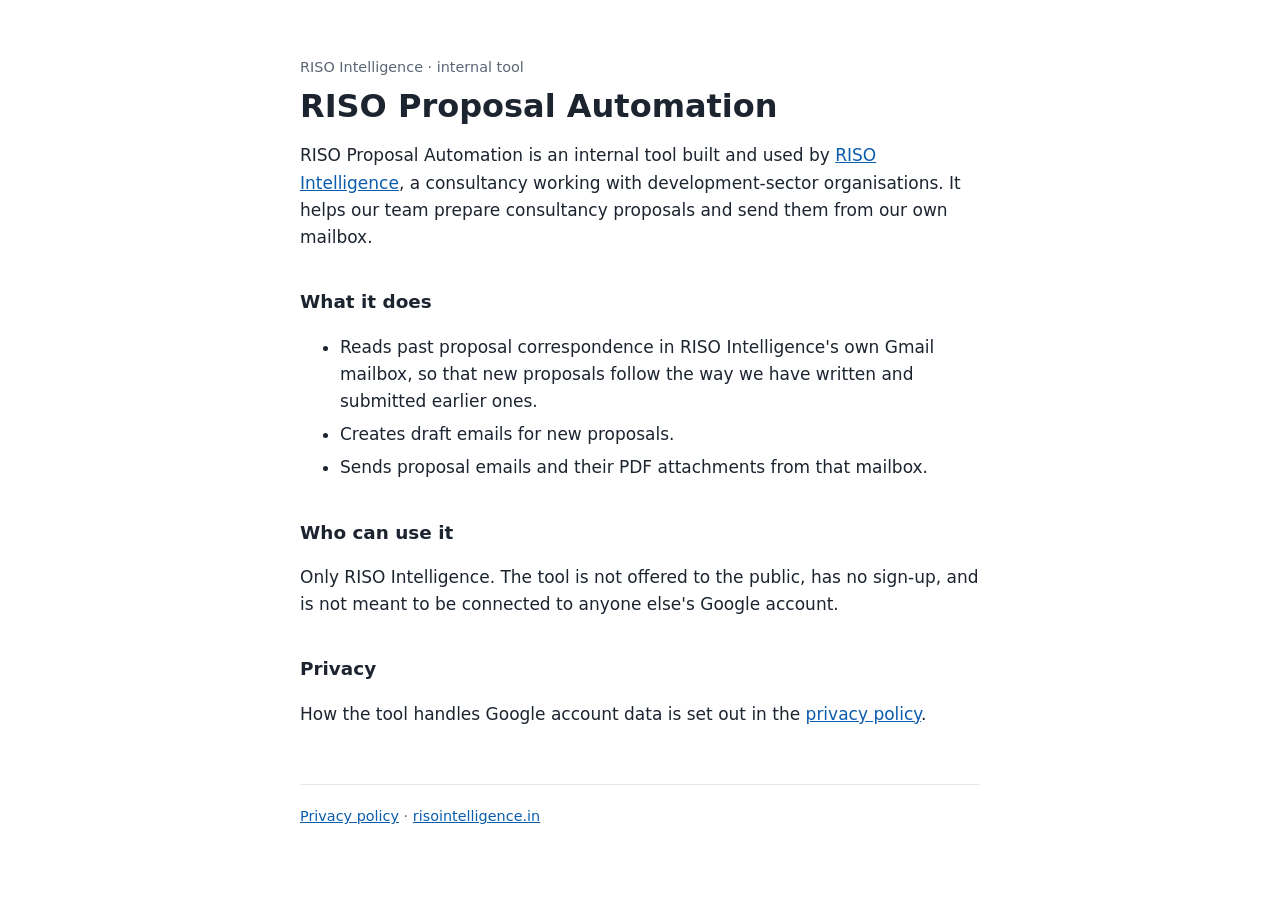
<file: index.html>
<!doctype html>
<html lang="en">
<head>
  <meta charset="utf-8">
  <meta name="viewport" content="width=device-width, initial-scale=1">
  <title>RISO Proposal Automation</title>
  <link rel="stylesheet" href="style.css">
</head>
<body>
  <main>
    <p class="eyebrow">RISO Intelligence &middot; internal tool</p>
    <h1>RISO Proposal Automation</h1>

    <p>
      RISO Proposal Automation is an internal tool built and used by
      <a href="https://risointelligence.in">RISO Intelligence</a>, a consultancy working with
      development-sector organisations. It helps our team prepare consultancy proposals and
      send them from our own mailbox.
    </p>

    <h2>What it does</h2>
    <ul>
      <li>Reads past proposal correspondence in RISO Intelligence's own Gmail mailbox, so that new proposals follow the way we have written and submitted earlier ones.</li>
      <li>Creates draft emails for new proposals.</li>
      <li>Sends proposal emails and their PDF attachments from that mailbox.</li>
    </ul>

    <h2>Who can use it</h2>
    <p>
      Only RISO Intelligence. The tool is not offered to the public, has no sign-up, and is not
      meant to be connected to anyone else's Google account.
    </p>

    <h2>Privacy</h2>
    <p>How the tool handles Google account data is set out in the <a href="privacy.html">privacy policy</a>.</p>
  </main>
  <footer>
    <a href="privacy.html">Privacy policy</a> &middot; <a href="https://risointelligence.in">risointelligence.in</a>
  </footer>
</body>
</html>
</file>
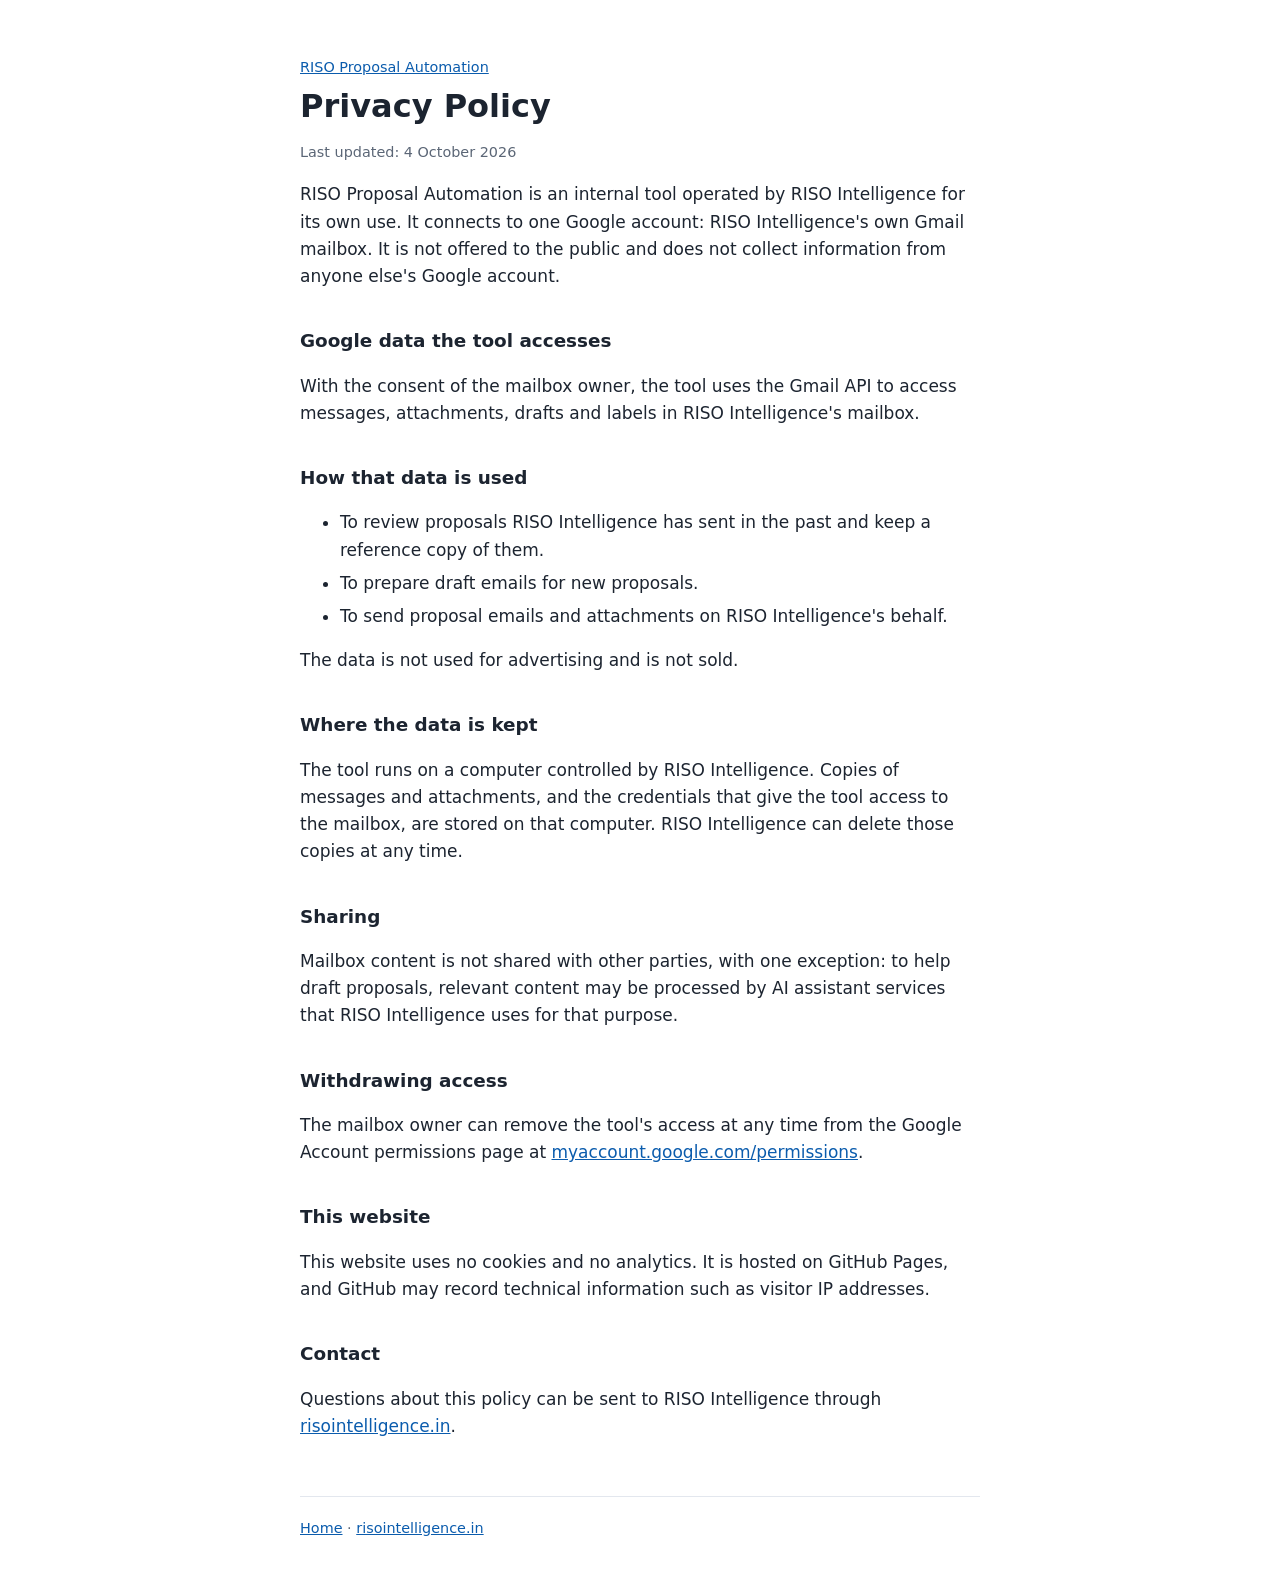
<file: privacy.html>
<!doctype html>
<html lang="en">
<head>
  <meta charset="utf-8">
  <meta name="viewport" content="width=device-width, initial-scale=1">
  <title>Privacy Policy - RISO Proposal Automation</title>
  <link rel="stylesheet" href="style.css">
</head>
<body>
  <main>
    <p class="eyebrow"><a href="./">RISO Proposal Automation</a></p>
    <h1>Privacy Policy</h1>
    <p class="meta">Last updated: 4 October 2026</p>

    <p>
      RISO Proposal Automation is an internal tool operated by RISO Intelligence for its own use.
      It connects to one Google account: RISO Intelligence's own Gmail mailbox. It is not offered
      to the public and does not collect information from anyone else's Google account.
    </p>

    <h2>Google data the tool accesses</h2>
    <p>
      With the consent of the mailbox owner, the tool uses the Gmail API to access messages,
      attachments, drafts and labels in RISO Intelligence's mailbox.
    </p>

    <h2>How that data is used</h2>
    <ul>
      <li>To review proposals RISO Intelligence has sent in the past and keep a reference copy of them.</li>
      <li>To prepare draft emails for new proposals.</li>
      <li>To send proposal emails and attachments on RISO Intelligence's behalf.</li>
    </ul>
    <p>The data is not used for advertising and is not sold.</p>

    <h2>Where the data is kept</h2>
    <p>
      The tool runs on a computer controlled by RISO Intelligence. Copies of messages and
      attachments, and the credentials that give the tool access to the mailbox, are stored on
      that computer. RISO Intelligence can delete those copies at any time.
    </p>

    <h2>Sharing</h2>
    <p>
      Mailbox content is not shared with other parties, with one exception: to help draft
      proposals, relevant content may be processed by AI assistant services that RISO
      Intelligence uses for that purpose.
    </p>

    <h2>Withdrawing access</h2>
    <p>
      The mailbox owner can remove the tool's access at any time from the Google Account
      permissions page at
      <a href="https://myaccount.google.com/permissions">myaccount.google.com/permissions</a>.
    </p>

    <h2>This website</h2>
    <p>
      This website uses no cookies and no analytics. It is hosted on GitHub Pages, and GitHub
      may record technical information such as visitor IP addresses.
    </p>

    <h2>Contact</h2>
    <p>
      Questions about this policy can be sent to RISO Intelligence through
      <a href="https://risointelligence.in">risointelligence.in</a>.
    </p>
  </main>
  <footer>
    <a href="./">Home</a> &middot; <a href="https://risointelligence.in">risointelligence.in</a>
  </footer>
</body>
</html>
</file>
<file: style.css>
:root {
  --bg: #ffffff;
  --text: #1c2430;
  --muted: #5b6676;
  --accent: #0b5cad;
  --rule: #e3e7ee;
}

@media (prefers-color-scheme: dark) {
  :root {
    --bg: #12161c;
    --text: #e6eaf0;
    --muted: #9aa5b5;
    --accent: #7ab8ff;
    --rule: #2a313c;
  }
}

body {
  margin: 0;
  padding: 0 16px;
  background: var(--bg);
  color: var(--text);
  font: 17px/1.6 system-ui, -apple-system, "Segoe UI", Roboto, sans-serif;
}

main,
footer {
  max-width: 680px;
  margin: 0 auto;
}

main {
  padding-top: 56px;
}

h1 {
  margin: 0 0 16px;
  font-size: 2rem;
  line-height: 1.2;
}

h2 {
  margin: 36px 0 8px;
  font-size: 1.15rem;
}

a {
  color: var(--accent);
}

li {
  margin-bottom: 6px;
}

.eyebrow,
.meta {
  margin: 0 0 8px;
  color: var(--muted);
  font-size: 0.9rem;
}

footer {
  margin-top: 56px;
  padding: 20px 0 40px;
  border-top: 1px solid var(--rule);
  color: var(--muted);
  font-size: 0.9rem;
}
</file>
